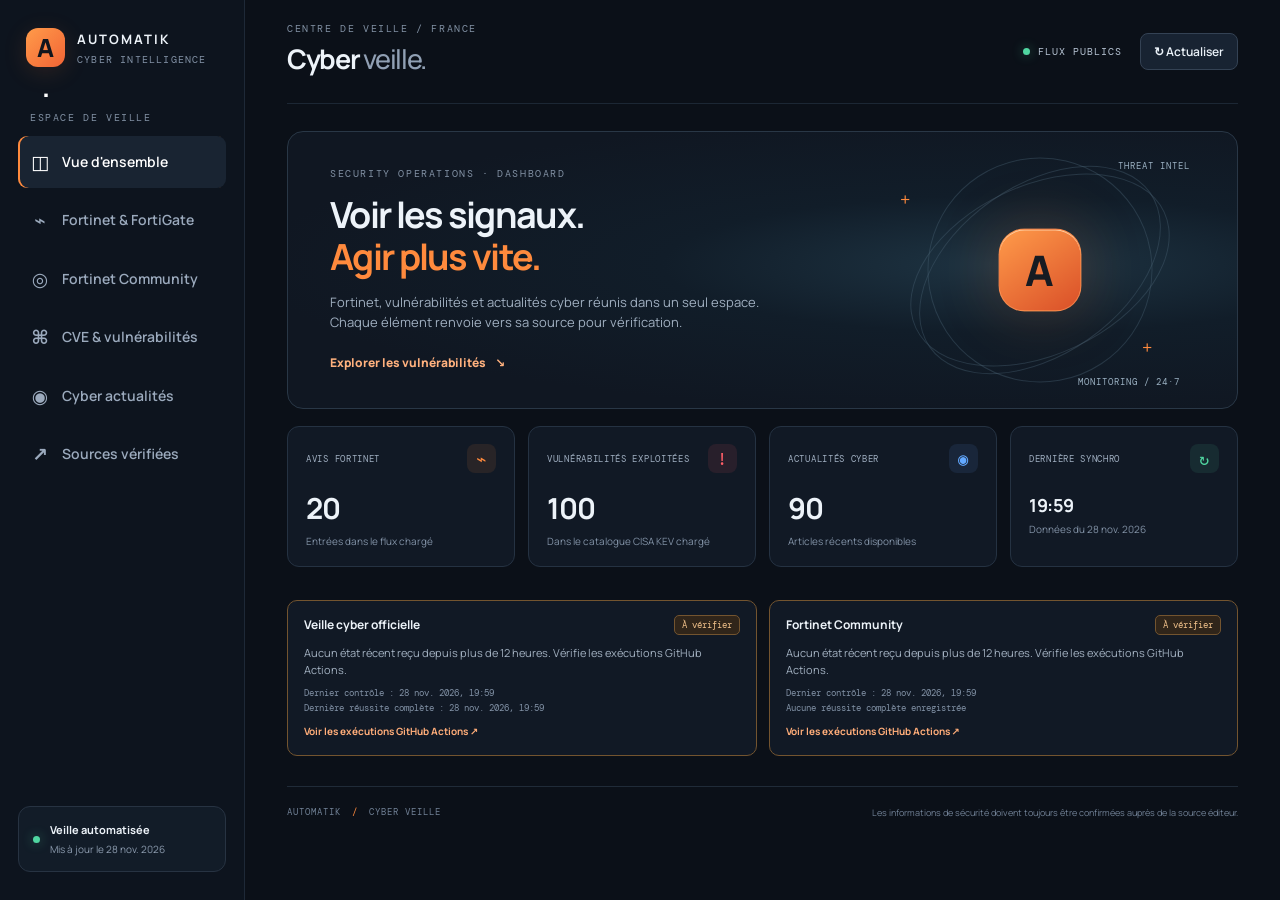
<file: index.html>
<!doctype html>
<html lang="fr">
<head>
  <meta charset="utf-8">
  <meta name="viewport" content="width=device-width, initial-scale=1">
  <meta name="theme-color" content="#0b1018">
  <meta name="description" content="Tableau de bord de veille Fortinet, CVE et cybersécurité. Sources officielles et liens vérifiables.">
  <title>Automatik — Cyber veille</title>
  <link rel="preconnect" href="https://fonts.googleapis.com">
  <link rel="preconnect" href="https://fonts.gstatic.com" crossorigin>
  <link href="https://fonts.googleapis.com/css2?family=DM+Mono:wght@400;500&family=Manrope:wght@400;500;600;700;800&display=swap" rel="stylesheet">
  <link rel="stylesheet" href="styles.css">
</head>
<body>
  <a class="skip-link" href="#main-content">Aller au contenu principal</a>
  <div class="app-shell">
    <aside class="sidebar">
      <a class="brand" href="#" aria-label="Automatik accueil"><span class="brand-mark">A<span>.</span></span><span><strong>AUTOMATIK</strong><small>CYBER INTELLIGENCE</small></span></a>
      <div class="nav-label">ESPACE DE VEILLE</div>
      <nav class="nav" aria-label="Navigation principale">
        <a class="nav-link active" href="#overview"><span>◫</span> Vue d'ensemble</a>
        <a class="nav-link" href="#fortinet"><span>⌁</span> Fortinet & FortiGate</a>
        <a class="nav-link" href="#community"><span>◎</span> Fortinet Community</a>
        <a class="nav-link" href="#cves"><span>⌘</span> CVE & vulnérabilités</a>
        <a class="nav-link" href="#cyber"><span>◉</span> Cyber actualités</a>
        <a class="nav-link" href="#sources"><span>↗</span> Sources vérifiées</a>
      </nav>
      <div class="sidebar-bottom">
        <div class="status-dot"></div>
        <div><strong>Veille automatisée</strong><small id="sync-status">En attente des données</small></div>
      </div>
    </aside>

    <main id="main-content" class="main-content" tabindex="-1">
      <header class="topbar">
        <div><div class="eyebrow">CENTRE DE VEILLE / FRANCE</div><h1>Cyber <span>veille.</span></h1></div>
        <div class="topbar-right"><span class="live-indicator"><i></i> FLUX PUBLICS</span><button id="refresh-btn" class="refresh-btn" type="button">↻ <span>Actualiser</span></button></div>
      </header>

      <section id="overview" class="hero">
        <div class="hero-copy"><div class="eyebrow">SECURITY OPERATIONS · DASHBOARD</div><h2>Voir les signaux.<br><span>Agir plus vite.</span></h2><p>Fortinet, vulnérabilités et actualités cyber réunis dans un seul espace. Chaque élément renvoie vers sa source pour vérification.</p><a href="#cves" class="hero-link">Explorer les vulnérabilités <span>↘</span></a></div>
        <div class="hero-graphic" aria-hidden="true"><div class="orbit orbit-one"></div><div class="orbit orbit-two"></div><div class="orbit orbit-three"></div><div class="core"><span> A </span></div><div class="graphic-tag tag-top">THREAT INTEL</div><div class="graphic-tag tag-bottom">MONITORING / 24·7</div><div class="graphic-cross cross-a">+</div><div class="graphic-cross cross-b">+</div></div>
      </section>

      <section class="metrics" aria-label="Indicateurs de veille">
        <article class="metric-card"><div class="metric-head"><span>AVIS FORTINET</span><span class="metric-icon orange">⌁</span></div><strong id="metric-fortinet">—</strong><small>Entrées dans le flux chargé</small></article>
        <article class="metric-card"><div class="metric-head"><span>VULNÉRABILITÉS EXPLOITÉES</span><span class="metric-icon red">!</span></div><strong id="metric-kev">—</strong><small>Dans le catalogue CISA KEV chargé</small></article>
        <article class="metric-card"><div class="metric-head"><span>ACTUALITÉS CYBER</span><span class="metric-icon blue">◉</span></div><strong id="metric-cyber">—</strong><small>Articles récents disponibles</small></article>
        <article class="metric-card"><div class="metric-head"><span>DERNIÈRE SYNCHRO</span><span class="metric-icon green">↻</span></div><strong id="metric-updated" class="metric-date">—</strong><small id="metric-updated-detail">En attente du premier chargement</small></article>
      </section>

      <div id="data-health" class="data-health" role="status" aria-live="polite" hidden></div>
      <section id="workflow-health" class="workflow-health" aria-label="État des collectes automatiques"><div class="loading-card">Chargement de l’état des collectes automatiques…</div></section>

      <section id="fortinet" class="content-section">
        <div class="section-heading"><div><div class="eyebrow">01 / ÉCOSYSTÈME FORTINET</div><h2>Fortinet <span>& FortiGate</span></h2></div><a href="https://fortiguard.fortinet.com/psirt" target="_blank" rel="noopener noreferrer" class="text-link">Portail PSIRT officiel ↗</a></div>
        <div id="fortinet-security-matrix"></div>
        <div id="fortinet-list" class="article-list"><div class="loading-card">Chargement des avis Fortinet…</div></div>
      </section>

      <section id="community" class="content-section">
        <div class="section-heading"><div><div class="eyebrow">02 / RETOURS TERRAIN</div><h2>Points de vigilance <span>Fortinet Community</span></h2></div><a href="https://community.fortinet.com/" target="_blank" rel="noopener noreferrer" class="text-link">Ouvrir le forum ↗</a></div>
        <p class="section-intro">Seuls les bugs et changements de comportement explicitement documentés par Fortinet avec une version identifiable, ou les problèmes signalés dans au moins deux discussions distinctes, sont affichés. Les articles officiels ne comptent pas comme plusieurs utilisateurs. Chaque fiche regroupe les sources et distingue les signalements terrain des informations documentées.</p>
        <div class="filter-row community-filters">
          <label for="community-search">Rechercher</label><input id="community-search" type="search" placeholder="VPN, erreur, symptôme…">
          <label for="community-product">Produit</label><select id="community-product"><option value="">Tous les produits</option><option>FortiGate</option><option>FortiManager</option><option>FortiAnalyzer</option><option>FortiAuthenticator</option><option>FortiClient EMS</option><option>FortiClient</option><option>FortiSwitch</option><option>FortiAP</option></select>
          <label for="community-version">Version</label><select id="community-version"><option value="">Toutes les familles</option></select>
          <label for="community-status-filter">Statut</label><select id="community-status-filter"><option value="">Tous les statuts</option></select>
          <span id="community-count" class="result-count">0 problème</span>
        </div>
        <div id="community-status" class="community-status">En attente de la première collecte automatique.</div>
        <div id="community-list" class="community-list"><div class="loading-card">Chargement des problèmes synthétisés…</div></div>
      </section>

      <section id="cves" class="content-section">
        <div class="section-heading"><div><div class="eyebrow">03 / GESTION DES RISQUES</div><h2>CVE <span>& vulnérabilités</span></h2></div><a href="https://www.cisa.gov/known-exploited-vulnerabilities-catalog" target="_blank" rel="noopener noreferrer" class="text-link">Catalogue CISA KEV ↗</a></div>
        <div class="notice"><span class="notice-icon">!</span><p><strong>Priorité aux vulnérabilités exploitées.</strong> Le catalogue KEV de la CISA recense les vulnérabilités dont l'exploitation dans la nature est connue. Il ne représente pas l'ensemble des CVE publiées.</p></div>
        <div class="filter-row"><label for="cve-search">Filtrer le catalogue</label><input id="cve-search" type="search" placeholder="CVE, produit, mot-clé…"><span id="cve-count" class="result-count"></span></div>
        <div id="cve-list" class="cve-list"><div class="loading-card">Chargement du catalogue CISA…</div></div>
      </section>

      <section id="cyber" class="content-section">
        <div class="section-heading"><div><div class="eyebrow">04 / MENACES & RECHERCHE</div><h2>Actualités <span>cyber</span></h2></div><span class="section-meta">Flux RSS publics</span></div>
        <div id="cyber-list" class="news-grid"><div class="loading-card">Chargement des actualités…</div></div>
      </section>

      <section id="sources" class="content-section sources-section">
        <div class="section-heading"><div><div class="eyebrow">05 / TRANSPARENCE</div><h2>Sources <span>vérifiées</span></h2></div></div>
        <div class="source-grid">
          <a class="source-card" href="https://fortiguard.fortinet.com/psirt" target="_blank" rel="noopener noreferrer"><span class="source-type">SOURCE OFFICIELLE</span><strong>FortiGuard PSIRT</strong><p>Avis de sécurité Fortinet, produits concernés et informations de remédiation.</p><span class="source-url">fortiguard.fortinet.com ↗</span></a>
          <a class="source-card" href="https://www.fortinet.com/lat/rss-feeds" target="_blank" rel="noopener noreferrer"><span class="source-type">FLUX RSS</span><strong>Fortinet News & Research</strong><p>Actualités, blogs de recherche sur les menaces et publications Fortinet.</p><span class="source-url">fortinet.com ↗</span></a>
          <a class="source-card" href="https://www.fortinet.com/blog/ciso-collective" target="_blank" rel="noopener noreferrer"><span class="source-type">PUBLICATION OFFICIELLE</span><strong>Fortinet CISO Collective</strong><p>Publications officielles de sécurité qui peuvent compléter les avis PSIRT détaillés.</p><span class="source-url">fortinet.com ↗</span></a>
          <a class="source-card" href="https://www.cisa.gov/known-exploited-vulnerabilities-catalog" target="_blank" rel="noopener noreferrer"><span class="source-type">CATALOGUE OFFICIEL</span><strong>CISA Known Exploited Vulnerabilities</strong><p>Vulnérabilités connues comme exploitées dans la nature.</p><span class="source-url">cisa.gov ↗</span></a>
          <a class="source-card" href="https://www.cert.ssi.gouv.fr/feed/" target="_blank" rel="noopener noreferrer"><span class="source-type">SOURCE OFFICIELLE FRANÇAISE</span><strong>CERT-FR / ANSSI</strong><p>Alertes, avis de sécurité et actualités de vulnérabilités publiés par le centre gouvernemental français.</p><span class="source-url">cert.ssi.gouv.fr ↗</span></a>
          <a class="source-card" href="https://nvd.nist.gov/" target="_blank" rel="noopener noreferrer"><span class="source-type">BASE CVE</span><strong>NIST National Vulnerability Database</strong><p>Référentiel de vulnérabilités et données de sévérité CVSS.</p><span class="source-url">nvd.nist.gov ↗</span></a>
        </div>
      </section>
      <footer><span> AUTOMATIK <span class="footer-separator">/</span> CYBER VEILLE</span><span>Les informations de sécurité doivent toujours être confirmées auprès de la source éditeur.</span></footer>
    </main>
  </div>
  <script src="app.js"></script>
</body>
</html>
</file>
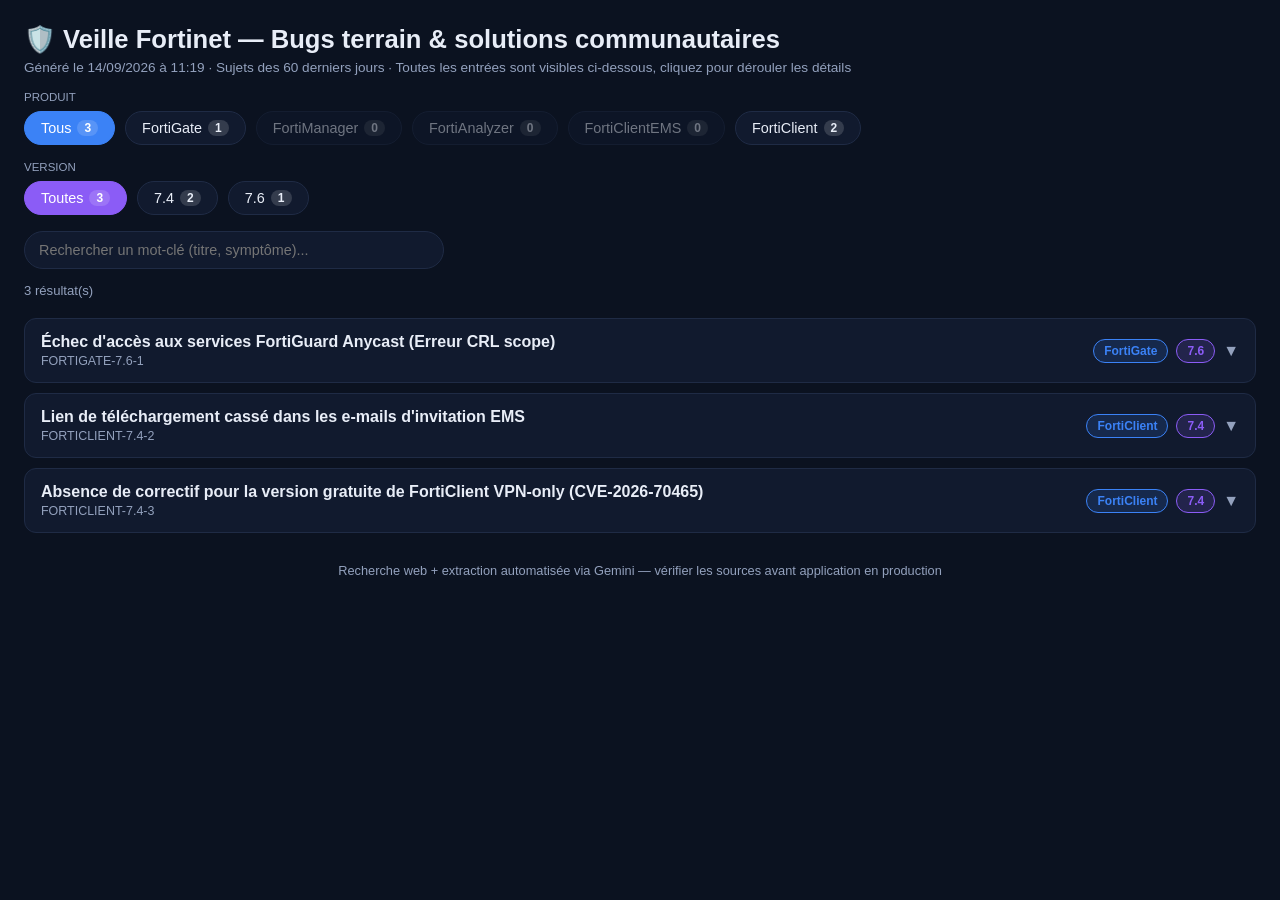
<file: ressources/veille_fortinet.html>
<!DOCTYPE html>
<html lang="fr">
<head>
<meta charset="UTF-8">
<meta name="viewport" content="width=device-width, initial-scale=1.0">
<title>Veille Fortinet — Bugs terrain & solutions</title>
<style>
:root{
  --bg:#0b1220; --card:#111a2e; --hover:#15213a; --border:#1f2b45;
  --text:#e8edf7; --muted:#93a1bd; --accent:#3b82f6; --purple:#8b5cf6; --green:#22c55e;
}
*{box-sizing:border-box;}
body{margin:0;font-family:Arial,sans-serif;background:var(--bg);color:var(--text);padding:24px;}
.title{font-size:1.6rem;font-weight:700;}
.subtitle{color:var(--muted);margin-top:6px;font-size:0.85rem;}
.menu-label{font-size:.72rem;text-transform:uppercase;color:var(--muted);margin:16px 0 8px;}
.filters{display:flex;gap:10px;flex-wrap:wrap;}
.btn{background:var(--card);border:1px solid var(--border);color:var(--text);padding:8px 16px;border-radius:20px;cursor:pointer;font-size:.9rem;display:flex;align-items:center;gap:6px;}
.btn:hover{background:var(--hover);}
.btn.active-product{background:var(--accent);border-color:var(--accent);color:#fff;}
.btn.active-version{background:var(--purple);border-color:var(--purple);color:#fff;}
.btn .count{background:rgba(255,255,255,.15);padding:1px 7px;border-radius:10px;font-size:.75rem;font-weight:700;}
.btn.zero{opacity:.45;}
.searchbox{margin-top:16px;}
.searchbox input{width:100%;max-width:420px;padding:10px 14px;border-radius:20px;border:1px solid var(--border);background:var(--card);color:var(--text);font-size:.9rem;outline:none;}
.searchbox input:focus{border-color:var(--accent);}
.list{margin-top:20px;display:flex;flex-direction:column;gap:10px;}
.card{background:var(--card);border:1px solid var(--border);border-radius:12px;overflow:hidden;}
.card-header{display:flex;justify-content:space-between;align-items:center;padding:14px 16px;cursor:pointer;gap:12px;}
.card-header:hover{background:var(--hover);}
.card-header > div:first-child{flex:1;min-width:0;}
.card-title{font-weight:600;}
.card-sub{color:var(--muted);font-size:.78rem;margin-top:3px;}
.card-header-right{display:flex;align-items:center;flex-shrink:0;}
.badge{padding:4px 10px;border-radius:12px;font-size:.75rem;font-weight:700;margin-left:8px;white-space:nowrap;}
.badge.prod{background:rgba(59,130,246,.15);color:var(--accent);border:1px solid var(--accent);}
.badge.ver{background:rgba(139,92,246,.15);color:var(--purple);border:1px solid var(--purple);}
.card-body{display:none;padding:0 16px 16px;}
.card.open .card-body{display:block;}
.card.open .chev{transform:rotate(180deg);}
.chev{transition:transform .2s;color:var(--muted);flex-shrink:0;margin-left:8px;}
.lbl{font-size:.72rem;text-transform:uppercase;color:var(--muted);margin:10px 0 4px;}
.val{font-size:.9rem;line-height:1.5;}
.mono{font-family:monospace;background:#0d1526;padding:8px;border-radius:6px;border:1px solid var(--border);white-space:pre-wrap;}
.source a{color:var(--green);text-decoration:none;font-size:.8rem;}
.source a:hover{text-decoration:underline;}
.empty{text-align:center;color:var(--muted);padding:30px;}
.results-count{color:var(--muted);font-size:.82rem;margin-top:14px;}
footer{margin-top:30px;text-align:center;color:var(--muted);font-size:.8rem;}
</style>
</head>
<body>

<div class="title">🛡️ Veille Fortinet — Bugs terrain & solutions communautaires</div>
<div class="subtitle">Généré le 14/09/2026 à 11:19 · Sujets des 60 derniers jours · Toutes les entrées sont visibles ci-dessous, cliquez pour dérouler les détails</div>

<div class="menu-label">Produit</div>
<div class="filters" id="productMenu"></div>

<div class="menu-label">Version</div>
<div class="filters" id="versionMenu"></div>

<div class="searchbox">
<input type="text" id="searchInput" placeholder="Rechercher un mot-clé (titre, symptôme)...">
</div>

<div class="results-count" id="resultsCount"></div>
<div class="list" id="list"></div>

<footer>Recherche web + extraction automatisée via Gemini — vérifier les sources avant application en production</footer>

<script>
var bugData = [
  {id:"FORTIGATE-7.6-1",title:"Échec d'accès aux services FortiGuard Anycast (Erreur CRL scope)",product:"FortiGate",version:"7.6",symptom:"Les équipements FortiGate, FortiProxy ou FortiPAM ne parviennent pas à accéder à plusieurs services FortiGuard Anycast en raison d'erreurs de portée CRL (CRL scope). Les connexions TLS échouent et les journaux de débogage des processus forticldd et update affichent l'erreur : '__ssl_crl_verify_cb: Cert error 44, different CRL scope'. Ce problème est lié à une modification par DigiCert de l'extension IDP sur le CRL racine.",solution:"En contournement immédiat, basculer des serveurs FortiGuard Anycast vers les serveurs Unicast plus anciens. Suite à la correction de DigiCert, il est recommandé de vider le cache CRL sur le FortiGate via la commande CLI : config system fortiguard \n set fortiguard-anycast disable \n end \n config system fortiguard \n set fortiguard-anycast enable \n end",source:"https://community.fortinet.com/fortigate-3/technical-tip-fortigate-unable-to-access-several-fortiguard-services-due-to-crl-scope-errors-september-2026-229879"},
  {id:"FORTICLIENT-7.4-2",title:"Lien de téléchargement cassé dans les e-mails d'invitation EMS",product:"FortiClient",version:"7.4",symptom:"Dans les e-mails d'invitation envoyés par FortiClient EMS (avec un fichier d'installation personnalisé, par exemple la version 7.2.15), le texte indique la version 7.4 et le lien de téléchargement pointe vers un nom de fichier contenant des majuscules (ex: FortiClientSetup_7.2.15_x64.exe). Cependant, le fichier réel sur le serveur possède un nom entièrement en minuscules, ce qui provoque une erreur de lien brisé lors du clic selon l'environnement.",solution:"Modifier manuellement le lien dans l'e-mail ou s'assurer que les caractères du lien correspondent aux minuscules du chemin du serveur (le problème est contourné en passant le nom du fichier en minuscules).",source:"https://community.fortinet.com/support-forum-92/forticlient-ems-7-4-8-build2245-229888"},
  {id:"FORTICLIENT-7.4-3",title:"Absence de correctif pour la version gratuite de FortiClient VPN-only (CVE-2026-70465)",product:"FortiClient",version:"7.4",symptom:"La version gratuite VPN-only de FortiClient 7.4.3 est affectée par la vulnérabilité CVE-2026-70465, mais les notes de version indiquent que les versions 7.4.4 à 7.4.7 ne proposent pas de nouvelle version gratuite, bloquant les utilisateurs sur la 7.4.3 non corrigée. De plus, l'utilisation de la version payante (7.4.4) pour corriger le problème déclenche une alerte de licence non enregistrée au niveau du pare-feu FortiGate.",solution:"Le Support TAC de Fortinet conseille de migrer vers la version payante 7.4.4 pour bénéficier du correctif de sécurité, bien que cela nécessite une licence pour éviter l'alerte de non-licence.",source:"https://community.fortinet.com/support-forum-92/forticlient-windows-vpn-only-7-4-3-build-affected-by-cve-2026-70465-229488"}
];
</script>

<script>
var state = {product:"ALL", version:"ALL", search:""};

var PRODUCTS = ["FortiGate", "FortiManager", "FortiAnalyzer", "FortiClientEMS", "FortiClient"];
var VERSIONS = ["7.4", "7.6"];

function countFor(product, version){
  return bugData.filter(function(v){
    var okP = (product === "ALL") || (v.product === product);
    var okV = (version === "ALL") || (v.version === version);
    return okP && okV;
  }).length;
}

function buildMenus(){
  var pMenu = document.getElementById("productMenu");
  var totalAll = bugData.length;
  var htmlP = ['<button class="btn active-product" data-product="ALL">Tous <span class="count">'+totalAll+'</span></button>'];
  PRODUCTS.forEach(function(p){
    var c = countFor(p, "ALL");
    htmlP.push('<button class="btn'+(c===0?' zero':'')+'" data-product="'+p+'">'+p+' <span class="count">'+c+'</span></button>');
  });
  pMenu.innerHTML = htmlP.join("");

  var vMenu = document.getElementById("versionMenu");
  var htmlV = ['<button class="btn active-version" data-version="ALL">Toutes <span class="count">'+totalAll+'</span></button>'];
  VERSIONS.forEach(function(v){
    var c = countFor("ALL", v);
    htmlV.push('<button class="btn'+(c===0?' zero':'')+'" data-version="'+v+'">'+v+' <span class="count">'+c+'</span></button>');
  });
  vMenu.innerHTML = htmlV.join("");

  bindMenuEvents();
}

function bindMenuEvents(){
  var prodBtns = document.querySelectorAll("#productMenu .btn");
  for(var p=0;p<prodBtns.length;p++){
    prodBtns[p].addEventListener("click", function(){
      for(var x=0;x<prodBtns.length;x++){ prodBtns[x].classList.remove("active-product"); }
      this.classList.add("active-product");
      state.product = this.getAttribute("data-product");
      render();
    });
  }
  var verBtns = document.querySelectorAll("#versionMenu .btn");
  for(var v=0;v<verBtns.length;v++){
    verBtns[v].addEventListener("click", function(){
      for(var y=0;y<verBtns.length;y++){ verBtns[y].classList.remove("active-version"); }
      this.classList.add("active-version");
      state.version = this.getAttribute("data-version");
      render();
    });
  }
}

function render(){
  var list = document.getElementById("list");
  var countEl = document.getElementById("resultsCount");

  var items = bugData.filter(function(v){
    var okP = (state.product === "ALL") || (v.product === state.product);
    var okV = (state.version === "ALL") || (v.version === state.version);
    var okS = true;
    if(state.search){
      var s = state.search.toLowerCase();
      okS = (v.title && v.title.toLowerCase().indexOf(s) !== -1) ||
            (v.symptom && v.symptom.toLowerCase().indexOf(s) !== -1);
    }
    return okP && okV && okS;
  });

  countEl.textContent = items.length + " résultat(s)";

  if(items.length === 0){
    list.innerHTML = '<div class="empty">Aucun bug ne correspond aux filtres sélectionnés.</div>';
    return;
  }

  var html = [];
  items.forEach(function(v, i){
    html.push('<div class="card" data-i="'+i+'">');
    html.push('<div class="card-header">');
    html.push('<div><div class="card-title">'+v.title+'</div><div class="card-sub">'+v.id+'</div></div>');
    html.push('<div class="card-header-right">');
    html.push('<span class="badge prod">'+v.product+'</span>');
    html.push('<span class="badge ver">'+v.version+'</span>');
    html.push('<span class="chev">▼</span>');
    html.push('</div></div>');
    html.push('<div class="card-body">');
    html.push('<div class="lbl">Symptôme observé</div><div class="val">'+v.symptom+'</div>');
    html.push('<div class="lbl">Solution / contournement</div><div class="val mono">'+v.solution+'</div>');
    html.push('<div class="lbl">Source</div><div class="val source"><a href="'+v.source+'" target="_blank" rel="noopener">'+v.source+'</a></div>');
    html.push('</div></div>');
  });

  list.innerHTML = html.join("");

  var cards = list.querySelectorAll(".card");
  for(var c=0;c<cards.length;c++){
    cards[c].querySelector(".card-header").addEventListener("click", function(){
      this.parentElement.classList.toggle("open");
    });
  }
}

document.getElementById("searchInput").addEventListener("input", function(){
  state.search = this.value;
  render();
});

buildMenus();
render();
</script>
</body>
</html>
</file>
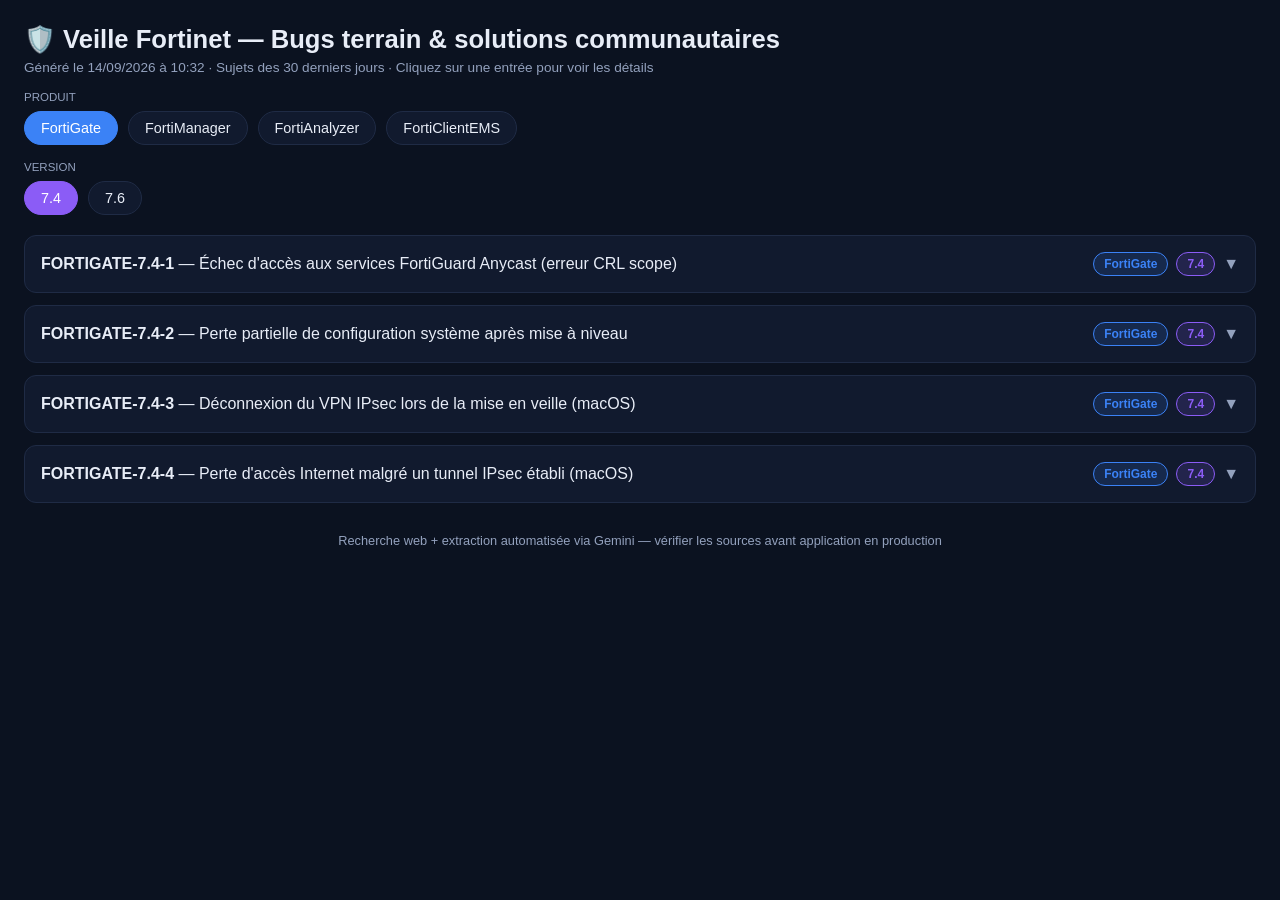
<file: ressources/veille_fortinet1.html>
<!DOCTYPE html>
<html lang="fr">
<head>
<meta charset="UTF-8">
<meta name="viewport" content="width=device-width, initial-scale=1.0">
<title>Veille Fortinet — Bugs terrain & solutions</title>
<style>
:root{
  --bg:#0b1220; --card:#111a2e; --hover:#15213a; --border:#1f2b45;
  --text:#e8edf7; --muted:#93a1bd; --accent:#3b82f6; --purple:#8b5cf6; --green:#22c55e;
}
*{box-sizing:border-box;}
body{margin:0;font-family:Arial,sans-serif;background:var(--bg);color:var(--text);padding:24px;}
.title{font-size:1.6rem;font-weight:700;}
.subtitle{color:var(--muted);margin-top:6px;font-size:0.85rem;}
.menu-label{font-size:.72rem;text-transform:uppercase;color:var(--muted);margin:16px 0 8px;}
.filters{display:flex;gap:10px;flex-wrap:wrap;}
.btn{background:var(--card);border:1px solid var(--border);color:var(--text);padding:8px 16px;border-radius:20px;cursor:pointer;font-size:.9rem;}
.btn:hover{background:var(--hover);}
.btn.active-product{background:var(--accent);border-color:var(--accent);color:#fff;}
.btn.active-version{background:var(--purple);border-color:var(--purple);color:#fff;}
.list{margin-top:20px;display:flex;flex-direction:column;gap:12px;}
.card{background:var(--card);border:1px solid var(--border);border-radius:12px;overflow:hidden;}
.card-header{display:flex;justify-content:space-between;align-items:center;padding:16px;cursor:pointer;gap:12px;}
.card-header:hover{background:var(--hover);}
.card-header > div:first-child{flex:1;min-width:0;}
.card-header-right{display:flex;align-items:center;flex-shrink:0;}
.badge{padding:4px 10px;border-radius:12px;font-size:.75rem;font-weight:700;margin-left:8px;white-space:nowrap;}
.badge.prod{background:rgba(59,130,246,.15);color:var(--accent);border:1px solid var(--accent);}
.badge.ver{background:rgba(139,92,246,.15);color:var(--purple);border:1px solid var(--purple);}
.card-body{display:none;padding:0 16px 16px;}
.card.open .card-body{display:block;}
.card.open .chev{transform:rotate(180deg);}
.chev{transition:transform .2s;color:var(--muted);flex-shrink:0;margin-left:8px;}
.lbl{font-size:.72rem;text-transform:uppercase;color:var(--muted);margin:10px 0 4px;}
.val{font-size:.9rem;line-height:1.5;}
.mono{font-family:monospace;background:#0d1526;padding:8px;border-radius:6px;border:1px solid var(--border);white-space:pre-wrap;}
.source a{color:var(--green);text-decoration:none;font-size:.8rem;}
.source a:hover{text-decoration:underline;}
.empty{text-align:center;color:var(--muted);padding:30px;}
footer{margin-top:30px;text-align:center;color:var(--muted);font-size:.8rem;}
</style>
</head>
<body>

<div class="title">🛡️ Veille Fortinet — Bugs terrain & solutions communautaires</div>
<div class="subtitle">Généré le 14/09/2026 à 10:32 · Sujets des 30 derniers jours · Cliquez sur une entrée pour voir les détails</div>

<div class="menu-label">Produit</div>
<div class="filters" id="productMenu">
<button class="btn active-product" data-product="FortiGate">FortiGate</button>
<button class="btn" data-product="FortiManager">FortiManager</button>
<button class="btn" data-product="FortiAnalyzer">FortiAnalyzer</button>
<button class="btn" data-product="FortiClientEMS">FortiClientEMS</button>
</div>

<div class="menu-label">Version</div>
<div class="filters" id="versionMenu">
<button class="btn active-version" data-version="7.4">7.4</button>
<button class="btn" data-version="7.6">7.6</button>
</div>

<div class="list" id="list"></div>

<footer>Recherche web + extraction automatisée via Gemini — vérifier les sources avant application en production</footer>

<script>
var bugData = [
  {id:"FORTIGATE-7.4-1",title:"Échec d'accès aux services FortiGuard Anycast (erreur CRL scope)",product:"FortiGate",version:"7.4",symptom:"Les FortiGates sont incapables d'accéder à plusieurs services FortiGuard Anycast en raison d'erreurs de portée CRL (CRL scope errors) lors de la vérification des certificats signés par DigiCert. Les administrateurs observent des échecs de connexion TLS et des messages d'erreur dans les processus forticldd et update, affichant notamment 'Cert error 44, different CRL scope' au niveau de la profondeur 2.",solution:"Il est recommandé de basculer temporairement des serveurs FortiGuard Anycast vers les anciens serveurs Unicast. De plus, DigiCert a révoqué l'entrée IDP problématique, et il est conseillé de vider le cache CRL sur le FortiGate via la séquence de commandes CLI suivante : config system fortiguard \n set fortiguard-anycast disable \n end \n config system fortiguard \n set fortiguard-anycast enable \n end",source:"https://community.fortinet.com/fortigate-3/technical-tip-fortigate-unable-to-access-several-fortiguard-services-due-to-crl-scope-errors-september-2026-229879"},
  {id:"FORTIGATE-7.4-2",title:"Perte partielle de configuration système après mise à niveau",product:"FortiGate",version:"7.4",symptom:"Après une mise à niveau depuis FortiOS v7.4.11 vers v7.4.12, les paramètres globaux du système (tels que le nom d'hôte, le fuseau horaire, admin-SCP, le mode VDOM et les paramètres 'switch-controller') peuvent être perdus et réinitialisés aux valeurs par défaut. Cela entraîne des dysfonctionnements, comme l'affichage hors ligne des FortiSwitches gérés et des perturbations de l'accès administratif.",solution:"Avant d'effectuer la mise à niveau, désactivez temporairement la fonction 'web-svc-auto-restart' via la commande : config system global \n set web-svc-auto-restart disable \n end. Une fois la mise à niveau terminée, réactivez-la avec : config system global \n set web-svc-auto-restart enable \n end.",source:"https://community.fortinet.com/fortigate-3/troubleshooting-tip-partial-configuration-loss-after-upgrade-from-fortios-v7-4-11-and-fortios-v7-6-6-229443"},
  {id:"FORTIGATE-7.4-3",title:"Déconnexion du VPN IPsec lors de la mise en veille (macOS)",product:"FortiGate",version:"7.4",symptom:"Sous FortiClient VPN-only 7.4.3 avec macOS, le VPN se déconnecte lorsque l'ordinateur entre en mode veille (sleep) alors qu'il est branché sur une prise secteur. Un autre utilisateur signale également que le VPN se déconnecte immédiatement dès que l'écran de macOS est verrouillé, indépendamment de la gestion de l'alimentation.",solution:"Aucune solution mentionnée dans la source. (Support Fortinet a confirmé l'existence d'un bug interne ouvert, ticket #12157138).",source:"https://community.fortinet.com/support-forum-92/is-forticlient-vpn-only-7-4-3-4323-compatible-with-macos-26-229471"},
  {id:"FORTIGATE-7.4-4",title:"Perte d'accès Internet malgré un tunnel IPsec établi (macOS)",product:"FortiGate",version:"7.4",symptom:"Avec FortiClient v7.4.3 sous macOS (notamment Sonoma et Tahoe), le tunnel IPsec semble établi mais l'utilisateur n'a pas d'accès Internet (pas de navigation web, ni accès à Microsoft Teams ou Outlook). Seul l'accès au réseau local via adresse IP est fonctionnel.",solution:"Vérifier l'installation correcte des routes dans la table de routage (tunnel complet ou partiel), tester les pings vers l'hôte VPN et les destinations Internet par IP (commande : netstat -rn -f inet), vérifier l'accessibilité et la résolution des serveurs DNS, ou tenter une réinstallation complète de FortiClient.",source:"https://community.fortinet.com/support-forum-92/is-forticlient-vpn-only-7-4-3-4323-compatible-with-macos-26-229471"},
  {id:"FORTIGATE-7.6-5",title:"Échec d'accès aux services FortiGuard Anycast (Erreur CRL scope)",product:"FortiGate",version:"7.6",symptom:"Les pare-feux FortiGate ne parviennent pas à accéder à plusieurs services FortiGuard utilisant des certificats signés par DigiCert High Assurance EV Root CA. Les connexions TLS échouent et les journaux de débogage des processus forticldd et update affichent l'erreur 'Cert error 44, different CRL scope' au niveau de la vérification du certificat.",solution:"DigiCert a révoqué l'entrée IDP problématique. En guise de contournement ou de résolution, basculer temporairement sur les serveurs Unicast avec 'config system fortiguard set fortiguard-anycast disable', puis réactiver l'Anycast pour vider le cache CRL avec 'config system fortiguard set fortiguard-anycast enable'.",source:"https://community.fortinet.com/fortigate-3/technical-tip-fortigate-unable-to-access-several-fortiguard-services-due-to-crl-scope-errors-september-2026-229879"},
  {id:"FORTIMANAGER-7.4-6",title:"Changement de comportement non documenté dans la résolution des variables méta",product:"FortiManager",version:"7.4",symptom:"Lors du passage de FortiManager 7.2 à 7.4, le comportement de résolution des variables méta a changé. En version 7.2, le système utilisait en priorité le niveau VDOM dans les templates de provisioning et le niveau global dans les scripts, avec un mécanisme de secours (fallback). En version 7.4, le système utilise prioritairement le niveau global partout et le mécanisme de secours a été supprimé, ce qui entraîne l'application inattendue des valeurs par défaut et corrompt les configurations IP sur les FortiGate gérés.",solution:"Il faut s'assurer de modifier les correspondances par appareil (per-device-mappings) des variables pour utiliser l'objet global avant de déployer la configuration pour la première fois après une mise à niveau de FortiManager vers la version 7.4.",source:"https://community.fortinet.com/support-forum-92/important-but-non-mentioned-change-from-fortimanager-7-2-to-7-4-229848"}
];
</script>

<script>
var state = {product:"FortiGate", version:"7.4"};

function render(){
  var list = document.getElementById("list");
  var items = bugData.filter(function(v){
    return v.product === state.product && v.version === state.version;
  });

  if(items.length === 0){
    list.innerHTML = '<div class="empty">Aucun bug recensé pour ce produit/version.</div>';
    return;
  }

  var html = [];
  items.forEach(function(v, i){
    html.push('<div class="card" data-i="'+i+'">');
    html.push('<div class="card-header">');
    html.push('<div><b>'+v.id+'</b> — '+v.title+'</div>');
    html.push('<div class="card-header-right">');
    html.push('<span class="badge prod">'+v.product+'</span>');
    html.push('<span class="badge ver">'+v.version+'</span>');
    html.push('<span class="chev">▼</span>');
    html.push('</div></div>');
    html.push('<div class="card-body">');
    html.push('<div class="lbl">Symptôme observé</div><div class="val">'+v.symptom+'</div>');
    html.push('<div class="lbl">Solution / contournement</div><div class="val mono">'+v.solution+'</div>');
    html.push('<div class="lbl">Source</div><div class="val source"><a href="'+v.source+'" target="_blank" rel="noopener">'+v.source+'</a></div>');
    html.push('</div></div>');
  });

  list.innerHTML = html.join("");

  var cards = list.querySelectorAll(".card");
  for(var c=0;c<cards.length;c++){
    cards[c].querySelector(".card-header").addEventListener("click", function(){
      this.parentElement.classList.toggle("open");
    });
  }
}

var prodBtns = document.querySelectorAll("#productMenu .btn");
for(var p=0;p<prodBtns.length;p++){
  prodBtns[p].addEventListener("click", function(){
    for(var x=0;x<prodBtns.length;x++){ prodBtns[x].classList.remove("active-product"); }
    this.classList.add("active-product");
    state.product = this.getAttribute("data-product");
    render();
  });
}

var verBtns = document.querySelectorAll("#versionMenu .btn");
for(var v=0;v<verBtns.length;v++){
  verBtns[v].addEventListener("click", function(){
    for(var y=0;y<verBtns.length;y++){ verBtns[y].classList.remove("active-version"); }
    this.classList.add("active-version");
    state.version = this.getAttribute("data-version");
    render();
  });
}

render();
</script>
</body>
</html>
</file>
<file: styles.css>
:root{color-scheme:dark;--bg:#0b1018;--panel:#111925;--panel2:#151f2c;--line:#263344;--muted:#8d9caf;--text:#edf3f9;--orange:#ff8a3d;--red:#ff5e68;--blue:#62a8ff;--green:#50d6a1}*{box-sizing:border-box}html{scroll-behavior:smooth;scroll-padding-top:24px}body{margin:0;background:var(--bg);color:var(--text);font-family:Manrope,system-ui,sans-serif;font-size:14px;line-height:1.6}a{color:inherit;text-decoration:none}.app-shell{min-height:100vh}.sidebar{position:fixed;inset:0 auto 0 0;width:245px;background:#0d141e;border-right:1px solid #1e2937;padding:28px 18px;display:flex;flex-direction:column;z-index:5}.brand{display:flex;gap:12px;align-items:center;padding:0 8px 44px}.brand-mark{width:39px;height:39px;border-radius:12px;background:linear-gradient(135deg,#ff9b4a,#f26435);display:grid;place-items:center;font-size:25px;font-weight:800;color:#11151d;box-shadow:0 5px 24px #ff803322}.brand-mark span{color:white}.brand strong{display:block;font-size:13px;letter-spacing:2px}.brand small{display:block;color:#8291a5;font:10px 'DM Mono',monospace;letter-spacing:1.2px;margin-top:3px}.nav-label,.eyebrow{font:10px 'DM Mono',monospace;letter-spacing:1.6px;color:#8190a3}.nav-label{padding:0 12px 12px}.nav{display:grid;gap:6px}.nav-link{padding:11px 12px;border-radius:9px;color:#9baabd;font-weight:600;display:flex;gap:12px;align-items:center;transition:.2s}.nav-link span{font-size:19px;width:20px;text-align:center}.nav-link:hover,.nav-link.active{background:#192432;color:#fff}.nav-link.active{box-shadow:inset 3px 0 var(--orange)}.sidebar-bottom{margin-top:auto;border:1px solid #273342;background:#121c28;border-radius:12px;padding:14px;display:flex;align-items:center;gap:10px}.sidebar-bottom strong,.sidebar-bottom small{display:block}.sidebar-bottom strong{font-size:11px}.sidebar-bottom small{font-size:10px;color:var(--muted);margin-top:2px}.status-dot,.live-indicator i{width:7px;height:7px;border-radius:50%;background:var(--green);box-shadow:0 0 12px #50d6a177}.main-content{margin-left:245px;max-width:1600px;padding:0 42px}.topbar{height:104px;border-bottom:1px solid #1c2734;display:flex;justify-content:space-between;align-items:center}.topbar h1{font-size:27px;letter-spacing:-1.3px;margin:2px 0 0}.topbar h1 span,.section-heading h2 span{color:#91a0b4;font-weight:500}.topbar-right{display:flex;align-items:center;gap:18px}.live-indicator{display:flex;align-items:center;gap:8px;font:10px 'DM Mono',monospace;letter-spacing:1px;color:#b7c4d4}.live-indicator i{display:inline-block}.refresh-btn{border:1px solid #344254;background:#182332;color:#eaf1f8;border-radius:8px;padding:9px 13px;font:600 12px Manrope;cursor:pointer}.refresh-btn:hover{border-color:var(--orange)}.hero{margin-top:27px;min-height:270px;border:1px solid #293746;border-radius:16px;background:radial-gradient(ellipse at 76% 48%,#1e3443 0%,#111d29 34%,#101722 74%);position:relative;overflow:hidden;display:flex;align-items:center;padding:35px 42px}.hero-copy{position:relative;z-index:1;max-width:510px}.hero-copy h2{font-size:36px;line-height:1.16;letter-spacing:-1.7px;margin:14px 0}.hero-copy h2 span{color:var(--orange)}.hero-copy p{max-width:450px;color:#a0afc0;margin:0 0 18px;font-size:13px}.hero-link{font-size:12px;font-weight:800;color:#ffb17e}.hero-link span{margin-left:7px}.hero-graphic{position:absolute;right:5%;top:50%;width:300px;height:250px;transform:translateY(-50%)}.orbit{position:absolute;border:1px solid #49617466;border-radius:50%;left:50%;top:50%;transform:translate(-50%,-50%) rotate(-25deg)}.orbit-one{width:275px;height:170px}.orbit-two{width:225px;height:225px;transform:translate(-50%,-50%) rotate(35deg)}.orbit-three{width:170px;height:270px;transform:translate(-50%,-50%) rotate(55deg)}.core{position:absolute;left:50%;top:50%;transform:translate(-50%,-50%);width:83px;height:83px;border-radius:26px;border:1px solid #ff9a5b99;background:linear-gradient(145deg,#ff9b4a,#d94f28);display:grid;place-items:center;box-shadow:0 0 65px #ff762a33,inset 0 1px #ffd0a4}.core span{font-size:42px;font-weight:800;color:#171b22}.graphic-tag{position:absolute;font:9px 'DM Mono',monospace;letter-spacing:1px;color:#9bb1c2}.tag-top{top:15px;right:0}.tag-bottom{bottom:7px;right:10px}.graphic-cross{position:absolute;color:var(--orange);font-size:18px}.cross-a{left:10px;top:40px}.cross-b{right:38px;bottom:33px}.metrics{display:grid;grid-template-columns:repeat(4,minmax(0,1fr));gap:13px;margin:17px 0 43px}.metric-card{background:var(--panel);border:1px solid #253242;border-radius:12px;padding:17px 18px;min-width:0}.metric-head{display:flex;align-items:center;justify-content:space-between;color:#a0afc1;font:9px 'DM Mono',monospace;letter-spacing:.7px;gap:8px}.metric-icon{width:29px;height:29px;border-radius:8px;display:grid;place-items:center;font-size:17px}.orange{color:var(--orange);background:#ff8a3d19}.red{color:var(--red);background:#ff5e6819}.blue{color:var(--blue);background:#62a8ff19}.green{color:var(--green);background:#50d6a119}.metric-card>strong{display:block;font-size:29px;letter-spacing:-1px;margin-top:12px}.metric-card>small{color:#8292a6;font-size:10px;display:block;margin-top:1px}.metric-date{font-size:18px!important;letter-spacing:-.5px!important;margin-top:18px!important}.content-section{margin:0 0 47px}.section-heading{display:flex;align-items:flex-end;justify-content:space-between;gap:16px;margin-bottom:18px}.section-heading h2{font-size:23px;letter-spacing:-.8px;margin:5px 0 0}.text-link{font-size:11px;font-weight:800;color:#ffac76}.section-meta{font:10px 'DM Mono',monospace;color:var(--muted)}.article-list{display:grid;gap:9px}.article-card{display:grid;grid-template-columns:94px 1fr auto;gap:18px;align-items:center;border:1px solid #243142;background:var(--panel);padding:17px 18px;border-radius:11px;transition:border-color .2s}.article-card:hover,.source-card:hover{border-color:#566b80}.article-badge{display:inline-flex;justify-content:center;align-items:center;border-radius:6px;padding:6px 8px;background:#ff8a3d16;color:#ffad7d;font:9px 'DM Mono',monospace;letter-spacing:.5px;text-align:center}.article-copy h3{font-size:13px;line-height:1.5;margin:0 0 5px}.article-copy p{font-size:11px;color:#95a5b7;margin:0}.article-meta{color:#8392a4;font:10px 'DM Mono',monospace;white-space:nowrap}.notice{display:flex;align-items:flex-start;gap:12px;padding:13px 16px;border:1px solid #67462f;background:#211b19;border-radius:10px;margin-bottom:15px}.notice-icon{flex:0 0 23px;height:23px;display:grid;place-items:center;background:#ff8a3d20;color:var(--orange);border-radius:7px;font-weight:800}.notice p{margin:0;color:#b7b7b4;font-size:11px}.notice strong{color:#f0d7c7}.filter-row{display:flex;align-items:center;gap:12px;margin:16px 0}.filter-row label{font-size:11px;color:#aab8c8;font-weight:700}.filter-row input{background:#121c28;border:1px solid #2a394a;border-radius:8px;color:#edf3f9;padding:10px 12px;min-width:230px;font:12px Manrope;outline:none}.filter-row input:focus{border-color:var(--orange)}.result-count{margin-left:auto;color:#8494a7;font:10px 'DM Mono',monospace}.cve-list{display:grid;gap:8px}.cve-card{border:1px solid #283444;background:#111a25;border-radius:10px;padding:14px 16px;display:grid;grid-template-columns:130px 1fr auto;gap:16px;align-items:start}.cve-id{font:11px 'DM Mono',monospace;color:#ffac76;font-weight:500}.cve-card h3{font-size:12px;margin:0 0 5px}.cve-card p{font-size:11px;color:#94a4b6;margin:0}.cve-product{font-size:10px;color:#b7c4d2;margin-top:7px}.cve-date{font:10px 'DM Mono',monospace;color:#8292a6;white-space:nowrap}.news-grid{display:grid;grid-template-columns:repeat(2,minmax(0,1fr));gap:12px}.news-card{min-height:170px;display:flex;flex-direction:column;border:1px solid #283444;background:linear-gradient(145deg,#151f2b,#101722);border-radius:12px;padding:18px}.news-top{display:flex;justify-content:space-between;gap:8px;margin-bottom:12px}.news-category{font:9px 'DM Mono',monospace;color:var(--blue);letter-spacing:.8px}.news-date{font:9px 'DM Mono',monospace;color:#8191a5}.news-card h3{font-size:13px;line-height:1.5;margin:0 0 8px}.news-card p{font-size:11px;color:#9aa9b9;margin:0 0 15px}.news-card .read-link{margin-top:auto;color:#ffad79;font-size:10px;font-weight:800}.source-grid{display:grid;grid-template-columns:repeat(3,minmax(0,1fr));gap:11px}.source-card{border:1px solid #283444;background:#111a25;border-radius:11px;padding:17px;transition:border-color .2s}.source-type{display:block;color:var(--green);font:9px 'DM Mono',monospace;letter-spacing:.7px;margin-bottom:12px}.source-card strong{display:block;font-size:12px;line-height:1.4}.source-card p{font-size:10px;line-height:1.6;color:#94a4b6;min-height:49px}.source-url{font:9px 'DM Mono',monospace;color:#ffac76}footer{border-top:1px solid #202b38;padding:19px 0 27px;display:flex;justify-content:space-between;gap:15px;color:#718196;font-size:9px}footer>span:first-child{font:9px 'DM Mono',monospace;letter-spacing:1px}.footer-separator{color:var(--orange);padding:0 5px}.loading-card,.empty-card,.error-card{border:1px dashed #344255;border-radius:10px;padding:20px;color:#96a6b8;font-size:12px}.error-card{color:#ff9c9c;border-color:#6d3c43}.empty-card{color:#a0b0c0}@media(max-width:1150px){.sidebar{width:205px}.main-content{margin-left:205px;padding:0 25px}.metrics{grid-template-columns:repeat(2,minmax(0,1fr))}.source-grid{grid-template-columns:repeat(2,minmax(0,1fr))}.hero-graphic{right:-2%;opacity:.75}}@media(max-width:760px){.sidebar{position:static;width:auto;height:auto;padding:15px 16px;border-right:0;border-bottom:1px solid #1e2937}.brand{padding:0 3px 13px}.nav-label,.sidebar-bottom{display:none}.nav{display:flex;overflow-x:auto;gap:4px}.nav-link{white-space:nowrap;font-size:11px;padding:8px}.nav-link span{display:none}.main-content{margin-left:0;padding:0 16px}.topbar{height:83px}.topbar h1{font-size:23px}.topbar-right{gap:8px}.live-indicator{display:none}.refresh-btn{padding:8px}.hero{padding:25px 22px;min-height:260px}.hero-copy{max-width:100%}.hero-copy h2{font-size:31px}.hero-copy p{max-width:350px}.hero-graphic{right:-110px;opacity:.24}.metrics{gap:9px;margin-bottom:34px}.metric-card{padding:13px}.metric-head{font-size:8px}.metric-card>strong{font-size:24px}.metric-card>small{font-size:9px}.section-heading{align-items:flex-start;flex-direction:column;gap:8px}.section-heading h2{font-size:21px}.article-card{grid-template-columns:1fr auto;gap:8px;padding:14px}.article-badge{justify-self:start}.article-copy{grid-column:1/-1;grid-row:2}.article-meta{grid-column:2;grid-row:1}.cve-card{grid-template-columns:1fr auto;gap:8px}.cve-card>div:nth-child(2){grid-column:1/-1;grid-row:2}.cve-date{grid-column:2;grid-row:1}.news-grid,.source-grid{grid-template-columns:1fr}.filter-row{flex-wrap:wrap}.filter-row input{min-width:0;flex:1}footer{flex-direction:column}.source-card p{min-height:0}}

/* Fortinet Community */
.section-intro{color:#9aa9b9;font-size:12px;line-height:1.7;max-width:820px;margin:-3px 0 12px}
.community-filters{align-items:center;flex-wrap:wrap}
.community-filters select{background:#121c28;border:1px solid #2a394a;border-radius:8px;color:#edf3f9;padding:10px 12px;font:12px Manrope;max-width:190px}
.community-filters select:focus{outline:1px solid var(--orange);border-color:var(--orange)}
.community-status{color:#8fa1b4;font:10px 'DM Mono',monospace;padding:0 0 12px}
.community-list{display:grid;gap:10px}
.community-card{border:1px solid #283444;background:linear-gradient(145deg,#151f2b,#101722);border-radius:11px;padding:16px 18px}
.community-card-top{display:flex;justify-content:space-between;align-items:center;gap:10px;margin-bottom:10px}
.community-products{font:9px 'DM Mono',monospace;color:var(--blue);letter-spacing:.4px}
.community-status-badge{border:1px solid #695333;background:#332719;color:#f2c38d;border-radius:5px;padding:4px 7px;font:9px 'DM Mono',monospace;white-space:nowrap}
.community-card h3{font-size:13px;line-height:1.5;margin:0 0 7px}
.community-card h3 a{color:#edf3f9;text-decoration:none}
.community-card h3 a:hover{color:#ffad79}
.community-card p{font-size:11px;line-height:1.65;color:#9aa9b9;margin:0 0 12px}
.community-meta{display:flex;flex-wrap:wrap;gap:12px;color:#8292a6;font:9px 'DM Mono',monospace}
.community-caution{margin-top:11px;padding-top:9px;border-top:1px solid #263241;color:#d0aa81;font-size:10px;line-height:1.5}
@media(max-width:760px){.community-filters label{width:auto}.community-filters input,.community-filters select{flex:1;min-width:130px;max-width:none}.community-card{padding:14px}}

/* Fiches de problèmes regroupés */
.incident-card h3{font-size:15px;line-height:1.45;margin:0 0 9px}
.incident-sources{margin-top:13px;border-top:1px solid #263241;padding-top:10px}
.incident-sources summary{cursor:pointer;color:#ffad79;font-size:11px;font-weight:700}
.incident-sources ul{list-style:none;margin:10px 0 0;padding:0;display:grid;gap:8px}
.incident-sources li{display:flex;justify-content:space-between;gap:12px;align-items:flex-start;font-size:11px}
.incident-sources li a{color:#dbe6f0}
.incident-sources li a:hover{color:#ffad79}
.incident-sources li span,.source-extra{color:#8292a6;font:9px 'DM Mono',monospace;white-space:nowrap}
.source-extra{margin:9px 0 0}

.incident-details{display:grid;gap:10px;margin:12px 0}
.incident-detail{border-left:2px solid #334155;padding-left:10px;min-width:0}
.incident-detail strong{display:block;color:#dbe6f0;font:10px 'DM Mono',monospace;margin-bottom:4px;text-transform:uppercase;letter-spacing:.4px}
.incident-detail p{margin:0;font-size:11px;line-height:1.6;color:#9aa9b9;overflow-wrap:anywhere}
.incident-ai-review{margin:10px 0 12px;padding:11px 13px;border:1px solid #344b67;border-left:3px solid #62a8ff;border-radius:7px;background:linear-gradient(120deg,#172638,#121c29)}
.incident-ai-review>span{display:block;margin-bottom:6px;color:#8fc5ff;font:9px 'DM Mono',monospace;letter-spacing:.55px}
.incident-ai-review p{margin:0 0 5px;color:#dce9f7;font-size:11px;line-height:1.65}
.incident-ai-review small{display:block;color:#829ab4;font-size:9px;line-height:1.5}


/* État des flux de veille */
.data-health{margin:-25px 0 28px;border:1px solid #73542f;background:#211c16;color:#f3c38c;border-radius:9px;padding:12px 14px;font-size:11px;line-height:1.6;overflow-wrap:anywhere}
.data-health[hidden]{display:none}


/* Fiches Community repliées par défaut pour faciliter le balayage */
.incident-accordion{padding:0;overflow:hidden}
.incident-accordion[open]{border-color:#3b5067}
.incident-accordion-summary{list-style:none;cursor:pointer;display:flex;align-items:center;justify-content:space-between;gap:18px;padding:17px 18px}
.incident-accordion-summary::-webkit-details-marker{display:none}
.incident-summary-main{display:grid;gap:5px;min-width:0}
.incident-summary-main .community-products{font-size:9px}
.incident-summary-main>strong{font-size:13px;line-height:1.45;color:#edf3f9}
.incident-summary-preview{font-size:11px;line-height:1.5;color:#91a2b5;display:-webkit-box;-webkit-line-clamp:2;-webkit-box-orient:vertical;overflow:hidden}
.incident-summary-side{display:flex;flex:0 0 auto;align-items:flex-end;flex-direction:column;gap:9px}
.incident-expand-label{display:flex;align-items:center;gap:7px;color:#ffad79;font-size:10px;font-weight:700;white-space:nowrap}
.incident-expand-close{display:none}
.incident-chevron{display:inline-block;font-size:16px;transition:transform .18s ease}
.incident-accordion[open] .incident-chevron{transform:rotate(180deg)}
.incident-accordion[open] .incident-expand-open{display:none}
.incident-accordion[open] .incident-expand-close{display:inline}
.incident-accordion-body{padding:0 18px 16px;border-top:1px solid #263241}
.incident-accordion-body>.incident-ai-review{margin-top:14px}
.incident-accordion-body .incident-details{grid-template-columns:repeat(2,minmax(0,1fr));gap:13px}
.incident-accordion-body .incident-detail{padding:10px 12px;border:1px solid #28394b;border-left:2px solid #496681;border-radius:7px;background:#101925}
.incident-accordion-body .incident-sources{margin-top:14px}
@media(max-width:760px){
 .incident-accordion-summary{padding:14px;gap:10px;align-items:flex-start}
 .incident-summary-main>strong{font-size:12px}
 .incident-summary-preview{-webkit-line-clamp:2}
 .incident-summary-side{gap:8px;align-items:flex-end}
 .incident-summary-side .community-status-badge{font-size:8px;white-space:normal;text-align:center;max-width:115px}
 .incident-expand-label{font-size:9px}
 .incident-accordion-body{padding:0 14px 14px}
 .incident-accordion-body .incident-details{grid-template-columns:1fr}
 .incident-sources li{flex-direction:column;gap:3px}
 .incident-sources li span{white-space:normal}
}


/* Navigation en pages distinctes : le menu affiche une section à la fois */
.content-section{display:none;scroll-margin-top:24px}
.content-section.page-visible{display:block}
body.page-overview .hero,body.page-overview .metrics{display:grid}
body.page-overview .hero[hidden],body.page-overview .metrics[hidden],.hero[hidden],.metrics[hidden],.content-section[hidden]{display:none!important}
#data-health[hidden]{display:none!important}
.content-section.page-visible{animation:page-enter .18s ease-out}
@keyframes page-enter{from{opacity:.65;transform:translateY(4px)}to{opacity:1;transform:translateY(0)}}
.nav-link[aria-current="page"]{box-shadow:inset 2px 0 0 var(--orange)}
@media(prefers-reduced-motion:reduce){html{scroll-behavior:auto}*,*::before,*::after{scroll-behavior:auto!important;animation-duration:.01ms!important;animation-iteration-count:1!important;transition-duration:.01ms!important}.content-section.page-visible{animation:none}}


/* État des collectes GitHub Actions */
.workflow-health{display:grid;grid-template-columns:repeat(2,minmax(0,1fr));gap:12px;margin:-10px 0 30px}
.workflow-health[hidden]{display:none!important}
.workflow-health-card{min-width:0;border:1px solid #2b3b4d;background:#111925;border-radius:10px;padding:14px 16px}
.workflow-health-top{display:flex;align-items:center;justify-content:space-between;gap:10px}
.workflow-health-top strong{font-size:12px}
.workflow-health-badge{flex:0 0 auto;border:1px solid #315d4d;background:#142c25;color:#7fe0b7;border-radius:5px;padding:3px 7px;font:9px 'DM Mono',monospace}
.workflow-health-card p{font-size:11px;line-height:1.55;color:#a3b1c1;margin:9px 0}
.workflow-health-meta{display:grid;gap:3px;color:#8292a6;font:9px 'DM Mono',monospace;overflow-wrap:anywhere}
.workflow-health-card>a{display:inline-block;margin-top:9px;color:#ffad79;font-size:10px;font-weight:700}
.workflow-health-card.is-partial,.workflow-health-card.is-stale{border-color:#73542f}
.workflow-health-card.is-partial .workflow-health-badge,.workflow-health-card.is-stale .workflow-health-badge{border-color:#73542f;background:#30251a;color:#f3c38c}
.workflow-health-card.is-error{border-color:#713b45}
.workflow-health-card.is-error .workflow-health-badge{border-color:#713b45;background:#321d23;color:#ff9da5}
.workflow-health-card.is-unknown .workflow-health-badge{border-color:#354457;background:#1a2532;color:#aab8c8}
@media(max-width:760px){.workflow-health{grid-template-columns:1fr;margin-top:0}}


/* Accessibilité clavier */
.skip-link{position:fixed;top:12px;left:12px;z-index:20;transform:translateY(-160%);padding:10px 14px;border:1px solid var(--orange);border-radius:8px;background:#fff;color:#111;font-weight:800}
.skip-link:focus{transform:translateY(0)}
:where(a,button,input,select,summary):focus-visible{outline:3px solid var(--orange);outline-offset:3px}
input:focus-visible{outline:3px solid var(--orange);outline-offset:3px}
.main-content:focus{outline:none}


/* Matrice officielle des versions Fortinet affectées et corrigées */
.security-matrix-card{border:1px solid #65472f;background:linear-gradient(145deg,#211d1a,#151c25);border-radius:12px;padding:18px;margin:0 0 16px}
.security-matrix-heading{display:flex;align-items:flex-start;justify-content:space-between;gap:16px}
.security-matrix-eyebrow{font:9px 'DM Mono',monospace;letter-spacing:1px;color:var(--orange)}
.security-matrix-heading h3{font-size:15px;line-height:1.45;margin:5px 0}
.security-matrix-heading p{font-size:10px;color:var(--muted);margin:0}
.security-matrix-heading>a{flex:0 0 auto;color:#ffad79;font-size:10px;font-weight:800}
.security-matrix-note{font-size:11px;line-height:1.6;color:#c3b5a8;margin:13px 0}
.security-matrix-grid{display:grid;grid-template-columns:repeat(3,minmax(0,1fr));gap:9px}
.security-matrix-item{min-width:0;border:1px solid #3b3b3a;background:#111923;border-radius:9px;padding:12px}
.security-matrix-product{display:flex;justify-content:space-between;align-items:center;gap:8px;margin-bottom:10px}
.security-matrix-product strong{font-size:11px}
.security-matrix-product span{font:9px 'DM Mono',monospace;color:#aab7c5;white-space:nowrap}
.security-matrix-item dl{display:grid;gap:8px;margin:0}
.security-matrix-item dl>div{display:grid;gap:2px}
.security-matrix-item dt{font:9px 'DM Mono',monospace;color:#8797aa}
.security-matrix-item dd{margin:0;font-size:10px;color:#e2e9f0;overflow-wrap:anywhere}
.security-matrix-meta{border-top:1px solid #3b342e;margin-top:13px;padding-top:10px;font-size:9px;line-height:1.6;color:#b8a28e}
.security-matrix-meta span{padding:0 4px;color:var(--orange)}
@media(max-width:1050px){.security-matrix-grid{grid-template-columns:repeat(2,minmax(0,1fr))}}
@media(max-width:760px){.security-matrix-card{padding:14px}.security-matrix-heading{flex-direction:column}.security-matrix-grid{grid-template-columns:1fr}}
</file>
